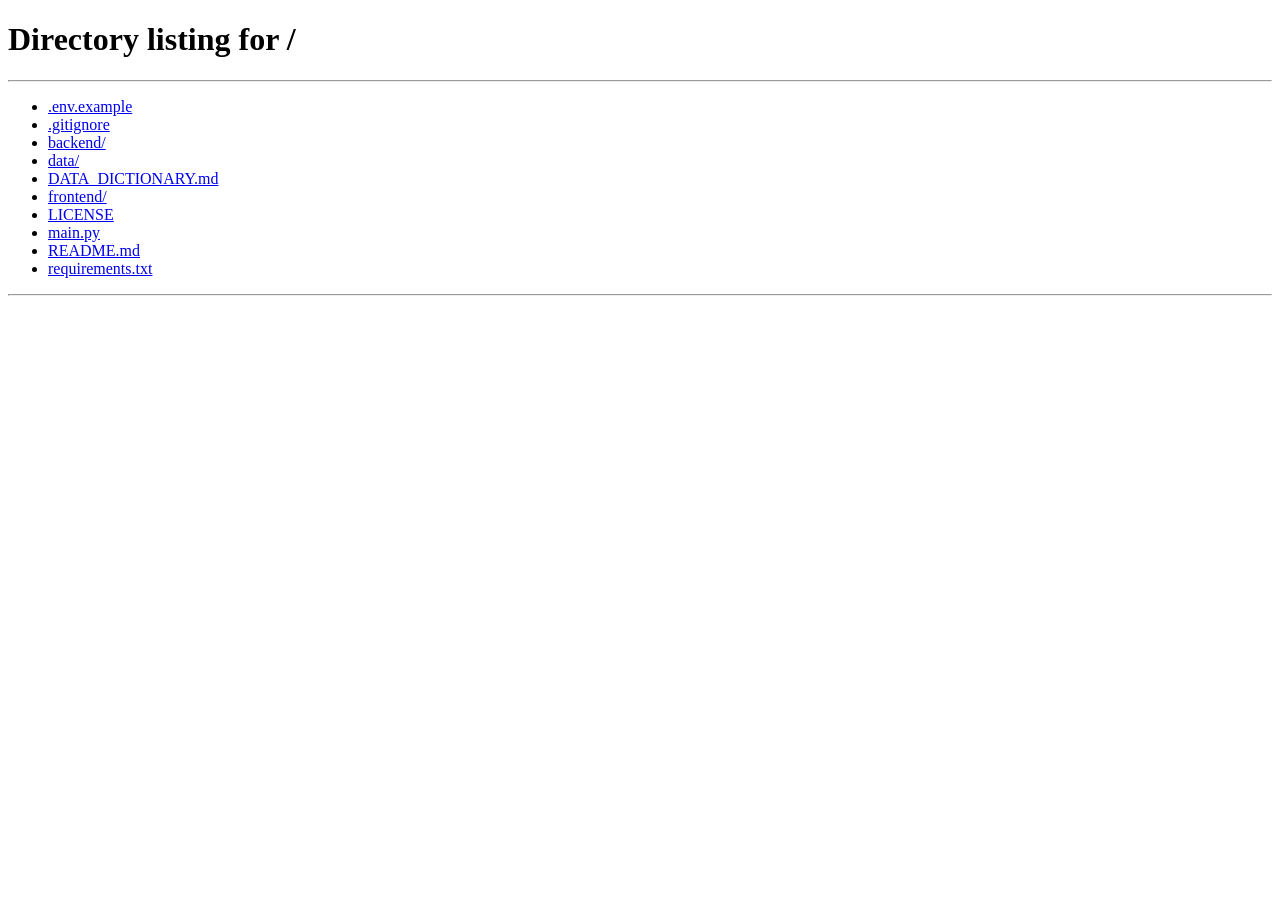
<file: frontend/index.html>
<!doctype html><html lang="en"><head><meta charset="utf-8"><meta name="viewport" content="width=device-width,initial-scale=1"><meta name="description" content="Discover, analyse and formulate with alternative protein ingredients."><title>NouriLab — Discover. Analyse. Formulate.</title><link rel="preconnect" href="https://fonts.googleapis.com"><link href="https://fonts.googleapis.com/css2?family=DM+Sans:wght@400;500;600;700&family=Manrope:wght@400;500;600;700;800&display=swap" rel="stylesheet"><link rel="stylesheet" href="assets/styles.css"></head><body class="app-loading">
<div class="brand-loader" id="brandLoader" aria-label="Loading NouriLab"><div class="loader-brand"><b>N</b><span>NouriLab</span></div><div class="loader-track" aria-hidden="true"><span></span></div></div>
<div class="growth-plant" id="growthPlant" aria-hidden="true">
<svg viewBox="0 0 640 900" role="presentation">
<defs>
<linearGradient id="leafGradient" x1="0" x2="1" y1="1" y2="0"><stop stop-color="#4f9a62"/><stop offset="1" stop-color="#d5f36b"/></linearGradient>
<linearGradient id="stemGradient" x1="0" x2="0" y1="1" y2="0"><stop stop-color="#8ecb62"/><stop offset="1" stop-color="#d5f36b"/></linearGradient>
<radialGradient id="plantGlow"><stop stop-color="#d5f36b" stop-opacity=".24"/><stop offset="1" stop-color="#d5f36b" stop-opacity="0"/></radialGradient>
</defs>
<circle class="plant-aura" cx="320" cy="450" r="360"/>
<path class="plant-stem" id="plantStem" d="M320 815 C240 740 424 666 326 576 C240 497 422 430 320 344 C238 274 391 202 318 35"/>
<g class="plant-roots" data-growth=".04"><path d="M320 803 C277 824 256 850 238 882"/><path d="M320 803 C354 839 386 851 414 879"/><path d="M314 811 C297 847 295 867 300 891"/><path d="M326 812 C344 839 352 867 350 891"/></g>
<g class="plant-leaf" data-growth=".12"><path class="plant-branch" d="M309 690 C268 668 241 634 214 600"/><path class="leaf-shape" d="M309 690 C251 679 204 643 174 585 C234 565 293 605 309 690Z"/><path class="leaf-vein" d="M309 690 C261 645 224 613 185 591"/></g>
<g class="plant-leaf" data-growth=".23"><path class="plant-branch" d="M359 638 C405 617 433 586 461 550"/><path class="leaf-shape" d="M359 638 C399 581 463 549 530 557 C518 626 455 664 359 638Z"/><path class="leaf-vein" d="M359 638 C418 600 466 572 519 562"/></g>
<g class="plant-leaf" data-growth=".35"><path class="plant-branch" d="M303 530 C263 507 232 474 207 438"/><path class="leaf-shape" d="M303 530 C241 520 193 480 166 420 C231 398 289 441 303 530Z"/><path class="leaf-vein" d="M303 530 C252 485 215 453 177 426"/></g>
<g class="plant-leaf" data-growth=".47"><path class="plant-branch" d="M366 466 C407 446 438 414 462 378"/><path class="leaf-shape" d="M366 466 C403 404 464 371 531 380 C522 449 460 491 366 466Z"/><path class="leaf-vein" d="M366 466 C422 426 469 397 520 385"/></g>
<g class="plant-leaf" data-growth=".60"><path class="plant-branch" d="M302 401 C263 379 235 348 213 312"/><path class="leaf-shape" d="M302 401 C241 393 195 353 171 296 C234 273 289 314 302 401Z"/><path class="leaf-vein" d="M302 401 C255 360 218 329 181 303"/></g>
<g class="plant-leaf" data-growth=".72"><path class="plant-branch" d="M350 300 C389 279 414 250 434 216"/><path class="leaf-shape" d="M350 300 C385 242 441 210 503 218 C494 281 438 320 350 300Z"/><path class="leaf-vein" d="M350 300 C401 262 444 236 492 223"/></g>
<g class="plant-leaf" data-growth=".84"><path class="plant-branch" d="M313 225 C279 205 256 179 239 148"/><path class="leaf-shape" d="M313 225 C263 218 226 185 207 139 C256 120 301 154 313 225Z"/><path class="leaf-vein" d="M313 225 C274 192 245 167 215 145"/></g>
<g class="plant-bloom" data-growth=".94"><path d="M318 74 C279 42 289 10 318 27 C337 -5 360 13 333 47 C368 36 376 64 327 81Z"/><circle cx="323" cy="65" r="10"/></g>
<g class="plant-seeds" data-growth=".08"><circle cx="286" cy="799" r="14"/><circle cx="320" cy="789" r="19"/><circle cx="356" cy="799" r="14"/><path d="M286 799l7-7m27-3 8-8m28 18 7-6"/></g>
<g class="plant-particles">
<circle data-growth=".18" cx="126" cy="530" r="7"/><circle data-growth=".39" cx="537" cy="455" r="5"/><circle data-growth=".56" cx="128" cy="320" r="5"/><circle data-growth=".76" cx="510" cy="260" r="7"/><circle data-growth=".89" cx="362" cy="130" r="5"/>
</g>
</svg>
</div>
    <header><a class="brand" href="#home">
<b>N</b><span>NouriLab<small>DISCOVER. ANALYSE. FORMULATE.</small></span></a><button id="menu">☰</button><nav id="nav"><a href="#discover">Discover</a><a href="prototype.html">Ingredient AI</a> <a href="rank.html">Explore</a><a href="#function">Functionality</a><a href="#blend">Blend Studio</a><a href="#learn">Learn</a><button id="signOut" class="sign-out" type="button">Sign out</button></nav><button id="themeToggle" class="theme-toggle home-theme-toggle" type="button" aria-label="Switch to dark mode" title="Switch to dark mode" aria-pressed="false">☾</button>

</header>
<main><section class="hero" id="home"><div><small class="eyebrow"> THE SCIENCE OF WHAT'S NEXT</small><h1>Better food<br>starts with <em>discovery.</em></h1><p>Explore the potential of alternative protein ingredients. Understand what makes them work. Shape the next generation of food.</p><a class="lime" href="#discover">Explore ingredients ↗</a><a class="under" href="#intelligence">Meet Ingredient Intelligence →</a><div class="proof">ROOTED IN FOOD SCIENCE · OPEN TO NEW POSSIBILITIES</div></div><div class="heroimage"></div></section>
<div class="ticker">PLANT PROTEINS . FOOD FUNCTIONALITY . INGREDIENT INNOVATION . AFRICAN CROPS . RESEARCH-LED DISCOVERY </div>
<section class="section intro"><small>01 — THE IDEA</small><div class="two"><h2>Not just what's<br>in the ingredient.<br><em>What can it do?</em></h2><div><h3>Protein content is only the beginning.</h3><p>The right ingredient can bring structure, stability, texture and possibility to a food product. NouriLab brings ingredient knowledge and food functionality into one place, helping you move from a promising raw material to a better informed product idea.</p></div></div></section>
<section class="section dark" id="discover"><small>02 — DISCOVER / EXPLORE THE BUILDING BLOCKS</small><div class="two"><h2>Meet your next<br><em>key ingredient.</em></h2><p>Start with a crop. Follow the science. Find new possibilities for food innovation, with particular attention to African and underutilised protein resources.</p></div><div class="cards"><article><div class="food f1" role="img" aria-label="Bambara groundnut accessions"></div><small>AFRICAN LEGUME</small><h3>Bambara groundnut</h3><i>Vigna subterranea</i><p>An underutilised crop with potential for protein-rich foods.</p></article><article><div class="food f2" role="img" aria-label="Black cowpea seeds"></div><small>AFRICAN LEGUME</small><h3>Cowpea</h3><i>Vigna unguiculata</i><p>A familiar pulse with opportunities beyond traditional foods.</p></article><article><div class="food f3" role="img" aria-label="Egusi melon seeds"></div><small>OILSEED</small><h3>Egusi seed</h3><i>Citrullus species</i><p>A West African ingredient worth investigating through functionality.</p></article></div></section>
<section class="section" id="intelligence"><small>03 — INGREDIENT INTELLIGENCE / APPLICATION SCREENING</small><div class="two"><div><h2>Find the right<br>fit for your <em>food.</em></h2><p>Choose an ingredient and target product. NouriLab organises what is known, highlights what matters and shows where more evidence is needed.</p><ul><li>Application specific discovery</li><li>Explainable screening</li><li>Visible data gaps</li></ul></div><div class="panel"><small> NOURILAB / SCREENING PREVIEW</small><label>CHOOSE INGREDIENT</label><select id="ing"><option value="bambara">Bambara groundnut</option><option value="cowpea">Cowpea</option><option value="soybean">Soybean</option><option value="egusi">Egusi melon seed</option><option value="sesame">Sesame</option></select><label>TARGET APPLICATION</label><select id="app"><option>Plant-based milk</option><option>Plant-based burger</option><option>Plant-based yoghurt</option><option>Plant-based sausage</option><option>Meat analogue</option></select><button class="primary wide" id="screen">Review ingredient fit ↗</button><div id="result" class="result"></div><p class="fine">Rule-based catalogue-tag screening only; validated functional measurements are not yet loaded.</p></div></div></section>
<section class="section pale" id="function"><small>04 — FUNCTIONALITY / UNDERSTAND HOW INGREDIENTS PERFORM</small><h2>Function is the<br><em>secret ingredient.</em></h2><div class="properties"><article><b>H₂O</b><h3>Water interactions</h3><p>Water absorption and holding capacity can influence moisture retention and structure.</p><small>WAC · WHC</small></article><article><b>◉</b><h3>Oil interactions</h3><p>Oil absorption and holding behaviour can contribute to flavour retention and mouthfeel.</p><small>OAC · OHC</small></article><article><b>≈</b><h3>Emulsification</h3><p>Understand how ingredients help form and stabilise oil-water mixtures.</p><small>CAPACITY · STABILITY</small></article><article><b>∿</b><h3>Solubility & texture</h3><p>Solubility, viscosity and gelation influence processing and eating experience.</p><small>SOLUBILITY · RHEOLOGY</small></article></div><div class="callout"><h3>Every number needs a story behind it.</h3><p>Measurements matter when sample form, method, conditions and source are known. NouriLab is designed to keep that context visible.</p></div></section>
<section class="section dark" id="blend"><small>05 — BLEND STUDIO / IDEAS ARE BETTER WHEN THEY MIX</small><div class="two"><div><h2>What could<br>you <em>create?</em></h2><p>Choose a main protein and target food. The AI suggests a partner ingredient and a starting trial ratio; adjust the mix and save your concept.</p></div><div class="panel"><small>BLEND STUDIO · EXPERIMENTAL AI SUGGESTION</small><label>MAIN PROTEIN INGREDIENT</label><select id="blend1"><option value="bambara">Bambara groundnut</option><option value="cowpea">Cowpea</option><option value="soybean">Soybean</option><option value="sesame">Sesame</option></select><label>MAIN PROTEIN PROPORTION</label><input id="range1" type="range" min="0" max="100" value="50"><strong id="v1">50%</strong><label>TARGET FOOD APPLICATION</label><select id="blendApp"><option>Plant-based milk</option><option>Plant-based burger</option><option>Plant-based yoghurt</option><option>Plant-based sausage</option><option>Meat analogue</option></select><button class="primary wide" id="recommendBlend">Suggest a blend ratio ↗</button><div id="blendRecommendation" class="result" role="status" aria-live="polite">AI suggestions are experimental hypotheses. Choose an ingredient and application to begin.</div><label>BLEND PARTNER</label><select id="blend2"><option value="cowpea">Cowpea</option><option value="bambara">Bambara groundnut</option><option value="soybean">Soybean</option><option value="sesame">Sesame</option></select><label>BLEND PARTNER PROPORTION</label><input id="range2" type="range" min="0" max="100" value="50"><strong id="v2">50%</strong><hr><p>TOTAL <strong id="total">100%</strong></p><button class="primary wide" id="saveBlend">Save blend concept ↗</button><p class="fine" id="blendNote">Blend concepts are saved to your NouriLab account.</p></div></div></section>
<section class="section" id="library"><small>06 — INGREDIENT INDEX</small><div class="two"><h2>Curiosity has<br><em>a home.</em></h2><input id="search" placeholder="Search ingredients..."></div><div class="library" id="library"></div></section>
<section class="section pale" id="learn"><small>07 — LEARN / RESEARCH</small><div class="two"><h2>Good questions<br>make <em>good science.</em></h2><p>Build your understanding of plant proteins, functional properties and the science behind food product development.</p></div><div class="cards learn"><article><small>01 / FOUNDATIONS</small><h3>What are alternative proteins?</h3><p>Explore ingredients and technologies reshaping the protein landscape.</p></article><article><small>02 / FUNCTIONALITY</small><h3>Why does solubility matter?</h3><p>See how a property can influence performance in different food systems.</p></article><article><small>03 / RESEARCH</small><h3>Reading ingredient data critically</h3><p>Understand methods, sample differences and evidence quality.</p></article></div></section>
<section class="closing"><small>THE NEXT FOOD IDEA COULD START HERE</small><h2>Stay curious.<br><em>Make something matter.</em></h2><a class="lime" href="#discover">Start exploring ↗</a></section></main>
<footer><div class="brand"><b>N</b><span>NouriLab<small>DISCOVER. ANALYSE. FORMULATE.</small></span></div><p>Exploring the science and possibilities of alternative protein ingredients.</p><div><a href="#discover">Discover</a><a href="#intelligence">Ingredient AI</a><a href="#function">Functionality</a><a href="#blend">Blend Studio</a><a href="#learn">Learn</a></div><small>© <span id="year"></span> NouriLab · Built around curiosity. Grounded in food science.</small></footer>
<div id="toast"></div>
<script src="assets/theme.js"></script><script src="assets/app.js"></script></body></html>
</file>
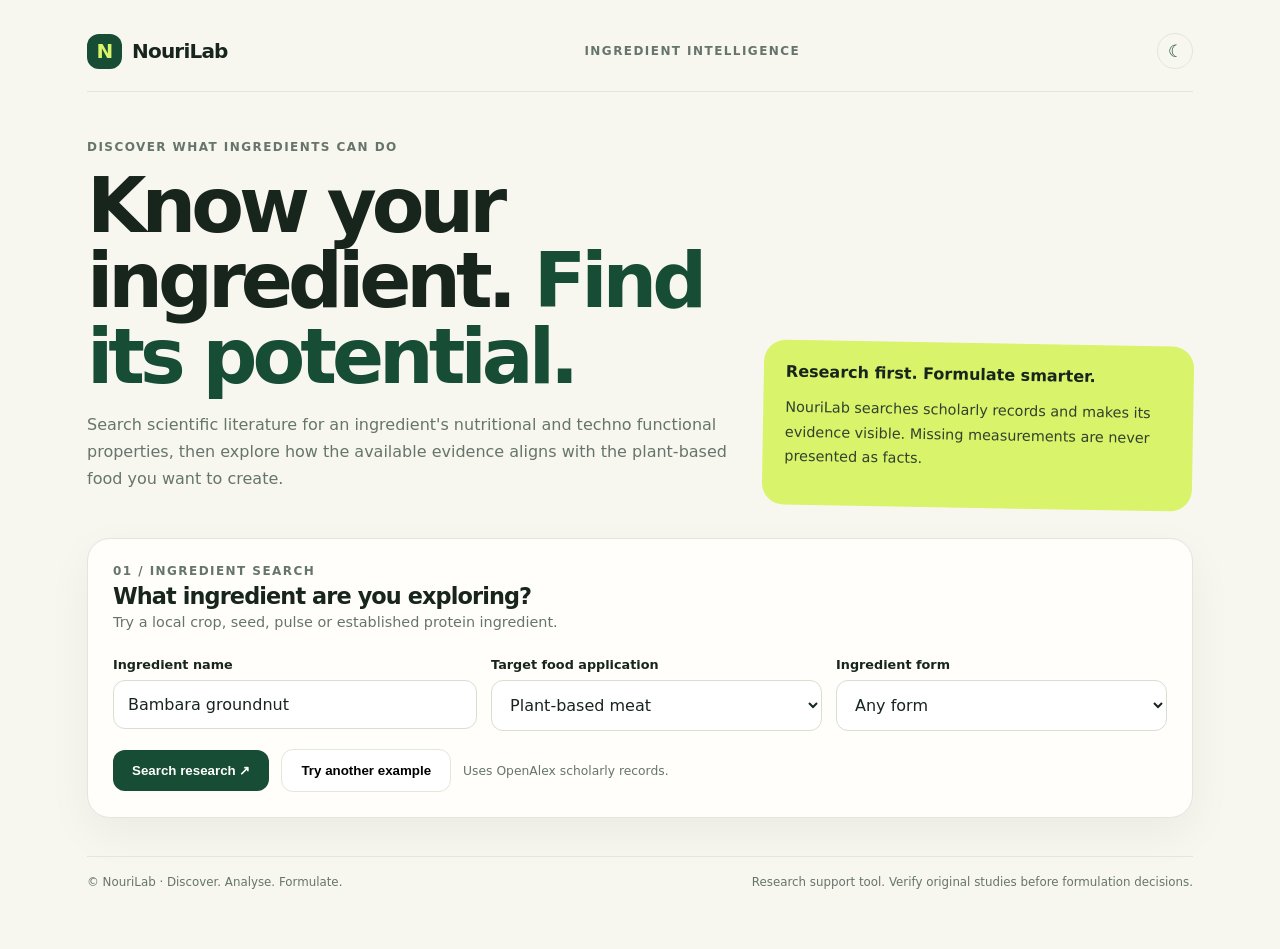
<file: frontend/prototype.html>
<!doctype html>
<html lang="en">
<head>
<meta charset="utf-8"><meta name="viewport" content="width=device-width,initial-scale=1">
<title>NouriLab | Ingredient Intelligence</title>
<link rel="stylesheet" href="assets/theme.css">
<style>
:root{--ink:#17251d;--muted:#66756b;--paper:#f7f6ef;--card:#fffefa;--green:#174c35;--lime:#d9f36a;--line:#e3e6da;--orange:#f28b55;--soft:#edf2e8}
*{box-sizing:border-box}body{margin:0;background:var(--paper);color:var(--ink);font-family:Inter,system-ui,-apple-system,"Segoe UI",sans-serif}.shell{max-width:1150px;margin:auto;padding:25px 22px 60px}nav{display:flex;justify-content:space-between;align-items:center;border-bottom:1px solid var(--line);padding:8px 0 22px}.brand{font-size:1.25rem;font-weight:850;letter-spacing:-.04em;display:flex;gap:10px;align-items:center}.mark{background:var(--green);color:var(--lime);width:35px;height:35px;border-radius:12px;display:grid;place-items:center}.navtag,.eyebrow,.step{font-size:.75rem;letter-spacing:.12em;text-transform:uppercase;font-weight:800;color:var(--muted)}.hero{padding:48px 0 30px;display:grid;grid-template-columns:1.2fr .8fr;gap:30px;align-items:end}h1{font-size:clamp(2.5rem,6vw,4.8rem);line-height:.98;letter-spacing:-.065em;margin:14px 0 17px}h1 span{color:var(--green)}.hero p{color:var(--muted);line-height:1.7;max-width:650px}.note{background:var(--lime);border-radius:22px;padding:22px;transform:rotate(1deg)}.note p{color:#31412d;font-size:.9rem}.panel{background:var(--card);border:1px solid var(--line);border-radius:23px;padding:25px;box-shadow:0 16px 45px #1830220d}.head{display:flex;justify-content:space-between;gap:15px;margin-bottom:22px}.head h2{margin:5px 0;font-size:1.4rem;letter-spacing:-.04em}.head p{margin:5px 0;color:var(--muted);font-size:.9rem}.pill{display:inline-block;background:#eef2e8;color:#35523e;border-radius:30px;padding:7px 11px;font-size:.73rem;font-weight:800}.grid{display:grid;grid-template-columns:1.1fr 1fr 1fr;gap:14px}.field label{display:block;font-size:.8rem;font-weight:750;margin-bottom:8px}.field input,.field select{width:100%;padding:14px;border:1px solid #d8ded2;border-radius:12px;background:white;color:var(--ink);font:inherit}.field input:focus,.field select:focus{outline:2px solid #b9d77c}.actions{display:flex;align-items:center;gap:12px;flex-wrap:wrap;margin-top:18px}.primary,.secondary{border:0;border-radius:12px;padding:13px 19px;font-weight:800}.primary{background:var(--green);color:white}.primary:disabled{opacity:.6}.secondary{background:white;border:1px solid var(--line)}.small{font-size:.77rem;color:var(--muted);line-height:1.5}.status{display:none;margin-top:16px;padding:12px 14px;border-radius:11px;background:var(--soft);color:#35523e;font-size:.85rem}.status.show{display:block}.status.error{background:#fff0e9;color:#8b3b1c}.results{display:none;margin-top:28px}.results.show{display:block}.resultsTop{display:flex;justify-content:space-between;align-items:end;margin:28px 0 14px;gap:15px}.resultsTop h2{margin:5px 0;font-size:1.8rem;letter-spacing:-.05em}.cols{display:grid;grid-template-columns:1fr 1fr;gap:15px}.card{background:var(--card);border:1px solid var(--line);border-radius:19px;padding:20px}.card h3{margin:0 0 14px;font-size:1.05rem}.property{display:flex;justify-content:space-between;gap:10px;padding:11px 0;border-bottom:1px solid var(--line)}.property:last-child{border:0}.property strong{font-size:.86rem}.property span{font-size:.75rem;color:var(--muted);text-align:right}.assessment{background:#f0f4e9;border-radius:15px;padding:16px}.assessment p{font-size:.86rem;line-height:1.6;color:#47594a}.warning{border-left:3px solid var(--orange);padding:10px 12px;background:#fff6ef;border-radius:0 9px 9px 0;color:#70452f;font-size:.78rem;line-height:1.55;margin-top:13px}.papers{display:grid;gap:11px}.paper{background:var(--card);border:1px solid var(--line);border-radius:14px;padding:15px}.paper h4{font-size:.9rem;line-height:1.4;margin:0 0 7px}.paper p{font-size:.78rem;color:var(--muted);line-height:1.55;margin:5px 0}.paper a{display:inline-block;margin-top:8px;color:var(--green);font-size:.78rem;font-weight:800;text-decoration:none}.empty{border:1px dashed #cbd4c7;border-radius:13px;padding:20px;text-align:center;color:var(--muted);font-size:.85rem}footer{display:flex;justify-content:space-between;gap:15px;border-top:1px solid var(--line);margin-top:38px;padding-top:18px;color:var(--muted);font-size:.74rem}
@media(max-width:760px){.shell{padding:15px}.hero,.grid,.cols{grid-template-columns:1fr}.hero{padding-top:35px}.note{transform:none}.panel{padding:18px}.resultsTop{align-items:flex-start;flex-direction:column}footer{flex-direction:column}}
</style></head>
<body class="prototype-page"><div class="shell">
<nav><div class="brand"><div class="mark">N</div>NouriLab</div><div class="navtag">Ingredient intelligence</div><button id="themeToggle" class="theme-toggle" type="button" aria-label="Switch to dark mode" title="Switch to dark mode" aria-pressed="false">☾</button></nav>
<header class="hero"><div><div class="eyebrow">Discover what ingredients can do</div><h1>Know your ingredient. <span>Find its potential.</span></h1><p>Search scientific literature for an ingredient's nutritional and techno functional properties, then explore how the available evidence aligns with the plant-based food you want to create.</p></div><aside class="note"><strong>Research first. Formulate smarter.</strong><p>NouriLab searches scholarly records and makes its evidence visible. Missing measurements are never presented as facts.</p></aside></header>
<section class="panel"><div class="head"><div><div class="step">01 / Ingredient search</div><h2>What ingredient are you exploring?</h2><p>Try a local crop, seed, pulse or established protein ingredient.</p></div></div>
<div class="grid">
<div class="field"><label for="ingredient">Ingredient name</label><input id="ingredient" value="Bambara groundnut" placeholder="e.g. African yam bean"></div>
<div class="field"><label for="application">Target food application</label><select id="application"><option>Plant-based meat</option><option>Plant-based milk</option><option>Plant-based yoghurt</option><option>Plant-based cheese</option><option>Protein beverage</option><option>Bakery product</option><option>Any application</option></select></div>
<div class="field"><label for="form">Ingredient form</label><select id="form"><option>Any form</option><option>Whole seed or grain</option><option>Flour</option><option>Defatted flour</option><option>Protein concentrate</option><option>Protein isolate</option></select></div></div>
<div class="actions"><button class="primary" id="searchBtn" onclick="searchIngredient()">Search research ↗</button><button class="secondary" onclick="loadExample()">Try another example</button><span class="small">Uses OpenAlex scholarly records.</span></div><div id="status" class="status" role="status" aria-live="polite"></div></section>
<section id="results" class="results"><div class="resultsTop"><div><div class="step">02 / Research findings</div><h2 id="resultTitle">Ingredient report</h2><div id="resultMeta" class="small"></div></div><span id="paperCount" class="pill"></span></div>
<div class="cols"><div class="card"><h3>Functional property evidence</h3><div id="properties"></div><div class="warning">A property is listed when mentioned in retrieved scholarly titles or abstracts. This is a literature signal, not proof of a measured value. Verify original methods, units and results.</div></div><div class="card"><h3>Application suitability review</h3><div id="assessment" class="assessment"></div><h3 style="margin-top:18px">Nutrition and ingredient context</h3><p class="small">Exact protein, fat and amino acid values require a verified composition source. They are not invented from paper search results.</p></div></div>
<div class="resultsTop"><div><div class="step">03 / Traceable sources</div><h2>Research records</h2></div></div><div id="papers" class="papers"></div></section>
<footer><span>© NouriLab · Discover. Analyse. Formulate.</span><span>Research support tool. Verify original studies before formulation decisions.</span></footer></div>
<script src="assets/theme.js"></script>
<script>
/*
 NOURILAB INGREDIENT INTELLIGENCE
 Editable single-file front-end.
 Data source: OpenAlex Works API: https://api.openalex.org/works
 Searches metadata and abstracts only. It does not extract full-paper tables
 or claim abstract mentions are verified numerical measurements.
*/
const PROPERTY_TERMS={
 "Water-holding / water-absorption capacity":["water holding","water-holding","water absorption","water-absorption","wac","whc"],
 "Oil-holding / oil-absorption capacity":["oil holding","oil-holding","oil absorption","oil-absorption","oac","ohc"],
 "Protein solubility":["solubility","soluble protein","protein solubility"],
 "Emulsifying properties":["emulsif","emulsion activity","emulsion stability"],
 "Foaming properties":["foaming","foam capacity","foam stability"],
 "Gelation / gel strength":["gelation","gel strength","gelling","gel-forming"],
 "Viscosity / rheology":["viscosity","rheological","rheology"],
 "Protein composition":["protein content","crude protein","protein composition","amino acid"]
};
const NEEDS={
 "Plant-based meat":["Water-holding / water-absorption capacity","Emulsifying properties","Gelation / gel strength","Viscosity / rheology"],
 "Plant-based milk":["Protein solubility","Emulsifying properties","Viscosity / rheology"],
 "Plant-based yoghurt":["Protein solubility","Gelation / gel strength","Viscosity / rheology","Water-holding / water-absorption capacity"],
 "Plant-based cheese":["Emulsifying properties","Gelation / gel strength","Water-holding / water-absorption capacity","Protein solubility"],
 "Protein beverage":["Protein solubility","Viscosity / rheology","Emulsifying properties"],
 "Bakery product":["Water-holding / water-absorption capacity","Foaming properties","Gelation / gel strength","Viscosity / rheology"],
 "Any application":Object.keys(PROPERTY_TERMS)
};
const $=id=>document.getElementById(id);
function status(message,error=false){$("status").textContent=message;$("status").className="status show"+(error?" error":"");}
function normalize(work){
 const abstract=work.abstract_inverted_index?Object.entries(work.abstract_inverted_index).flatMap(([word,pos])=>pos.map(i=>[i,word])).sort((a,b)=>a[0]-b[0]).map(x=>x[1]).join(" "):"";
 return {title:work.title||"Untitled research record",year:work.publication_year||"Year not listed",url:work.doi||work.primary_location?.landing_page_url||work.id||"",abstract,authors:(work.authorships||[]).slice(0,3).map(a=>a.author?.display_name).filter(Boolean).join(", ")};
}
async function fetchResearch(query){
 const url=new URL("https://api.openalex.org/works");url.searchParams.set("search",query);url.searchParams.set("per-page","25");url.searchParams.set("sort","relevance_score:desc");url.searchParams.set("select","id,title,publication_year,doi,primary_location,authorships,abstract_inverted_index");
 const response=await fetch(url);if(!response.ok)throw new Error("Scholarly search service returned status "+response.status+". Try again shortly.");const data=await response.json();return(data.results||[]).map(normalize);
}
function mentions(records){
 const all=records.map(r=>(r.title+" "+r.abstract).toLowerCase()).join(" ");
 return Object.entries(PROPERTY_TERMS).map(([name,terms])=>({name,records:records.filter(r=>terms.some(t=>(r.title+" "+r.abstract).toLowerCase().includes(t))).length}));
}
function escapeHTML(s){return String(s).replace(/[&<>"']/g,c=>({"&":"&amp;","<":"&lt;",">":"&gt;",'"':"&quot;","'":"&#39;"}[c]));}
function assess(app,props){
 const needs=NEEDS[app],found=props.filter(p=>needs.includes(p.name)&&p.records>0),missing=needs.filter(n=>!found.some(p=>p.name===n));
 let level=found.length>=Math.max(2,Math.ceil(needs.length*.65))?"Promising literature signals":found.length?"Some relevant evidence":"Insufficient evidence";
 return `<span class="pill">${level}</span><p>${found.length?"Retrieved records mention "+found.map(p=>p.name.toLowerCase()).join(", ")+". These topics are relevant to "+app.toLowerCase()+".":"The retrieved records do not provide enough searchable evidence for the main functional requirements of "+app.toLowerCase()+"."}</p><p><strong>Evidence gaps:</strong> ${missing.length?missing.join(", "):"No major topic gaps detected in this search. Verify actual values and methods."}</p><p><strong>Interpretation:</strong> This is an early literature screen, not a validated performance prediction or a guarantee of finished-product performance.</p>`;
}
function render(ingredient,app,form,records){
 const props=mentions(records),relevant=props.filter(p=>p.records);
 $("resultTitle").textContent=ingredient+" research snapshot";$("resultMeta").textContent="Target: "+app+" · Form selected: "+form+" · Source: OpenAlex";$("paperCount").textContent=records.length+" scholarly records";
 $("properties").innerHTML=relevant.length?relevant.map(p=>`<div class="property"><strong>${escapeHTML(p.name)}</strong><span>Mentioned in ${p.records} record(s)</span></div>`).join(""):'<div class="empty">No functional-property topics detected. Try a scientific name or broader search phrase.</div>';
 $("assessment").innerHTML=assess(app,props);
 $("papers").innerHTML=records.length?records.map(r=>`<article class="paper"><h4>${escapeHTML(r.title)}</h4><p>${escapeHTML(String(r.year))}${r.authors?" · "+escapeHTML(r.authors):""}</p><p>${escapeHTML(r.abstract.slice(0,500)+(r.abstract.length>500?"…":"")||"No abstract available in indexed record.")}</p><a href="${escapeHTML(r.url)}" target="_blank" rel="noopener noreferrer">Open source record ↗</a></article>`).join(""):'<div class="empty">No records found. Try another ingredient name or spelling.</div>';
 $("results").classList.add("show");
}
async function searchIngredient(){
 const ingredient=$("ingredient").value.trim(),app=$("application").value,form=$("form").value;if(!ingredient){status("Enter an ingredient name first.",true);return;}
 const btn=$("searchBtn");btn.disabled=true;btn.textContent="Searching scholarly records…";status("Searching OpenAlex for "+ingredient+". Please wait.");
 try{let records=await fetchResearch(`"${ingredient}" plant protein functional properties`);if(records.length<5)records=await fetchResearch(`${ingredient} functional properties protein flour`);render(ingredient,app,form,records);status("Search complete. Open and verify original studies before treating properties as confirmed.");}
 catch(e){status(e.message+" Check your connection or try later.",true);}finally{btn.disabled=false;btn.textContent="Search research ↗";}
}
function loadExample(){const choices=["African yam bean","Bambara groundnut","Cowpea","Melon seed","Moringa seed","Soybean","Sesame"],current=$("ingredient").value;const i=choices.indexOf(current);$("ingredient").value=choices[(i+1+choices.length)%choices.length];}
$("ingredient").addEventListener("keydown",e=>{if(e.key==="Enter")searchIngredient();});
</script></body></html>
</file>
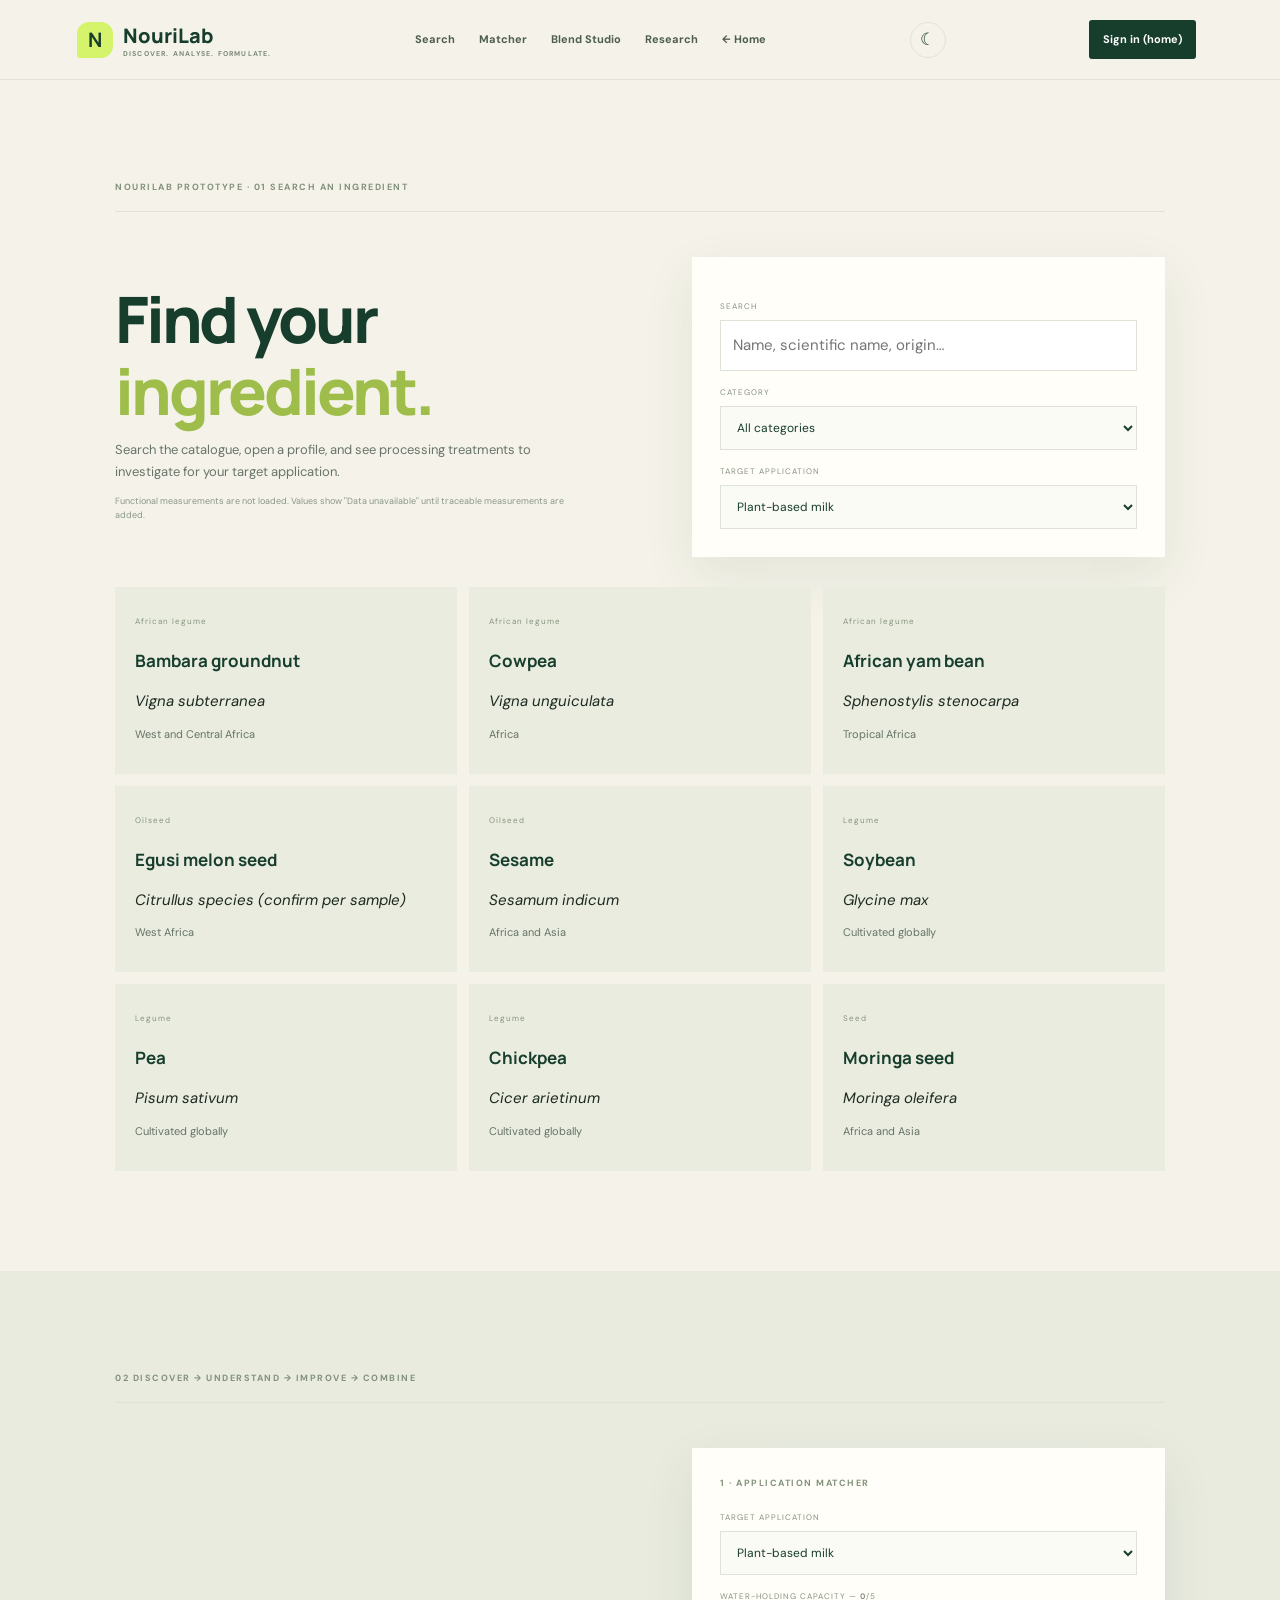
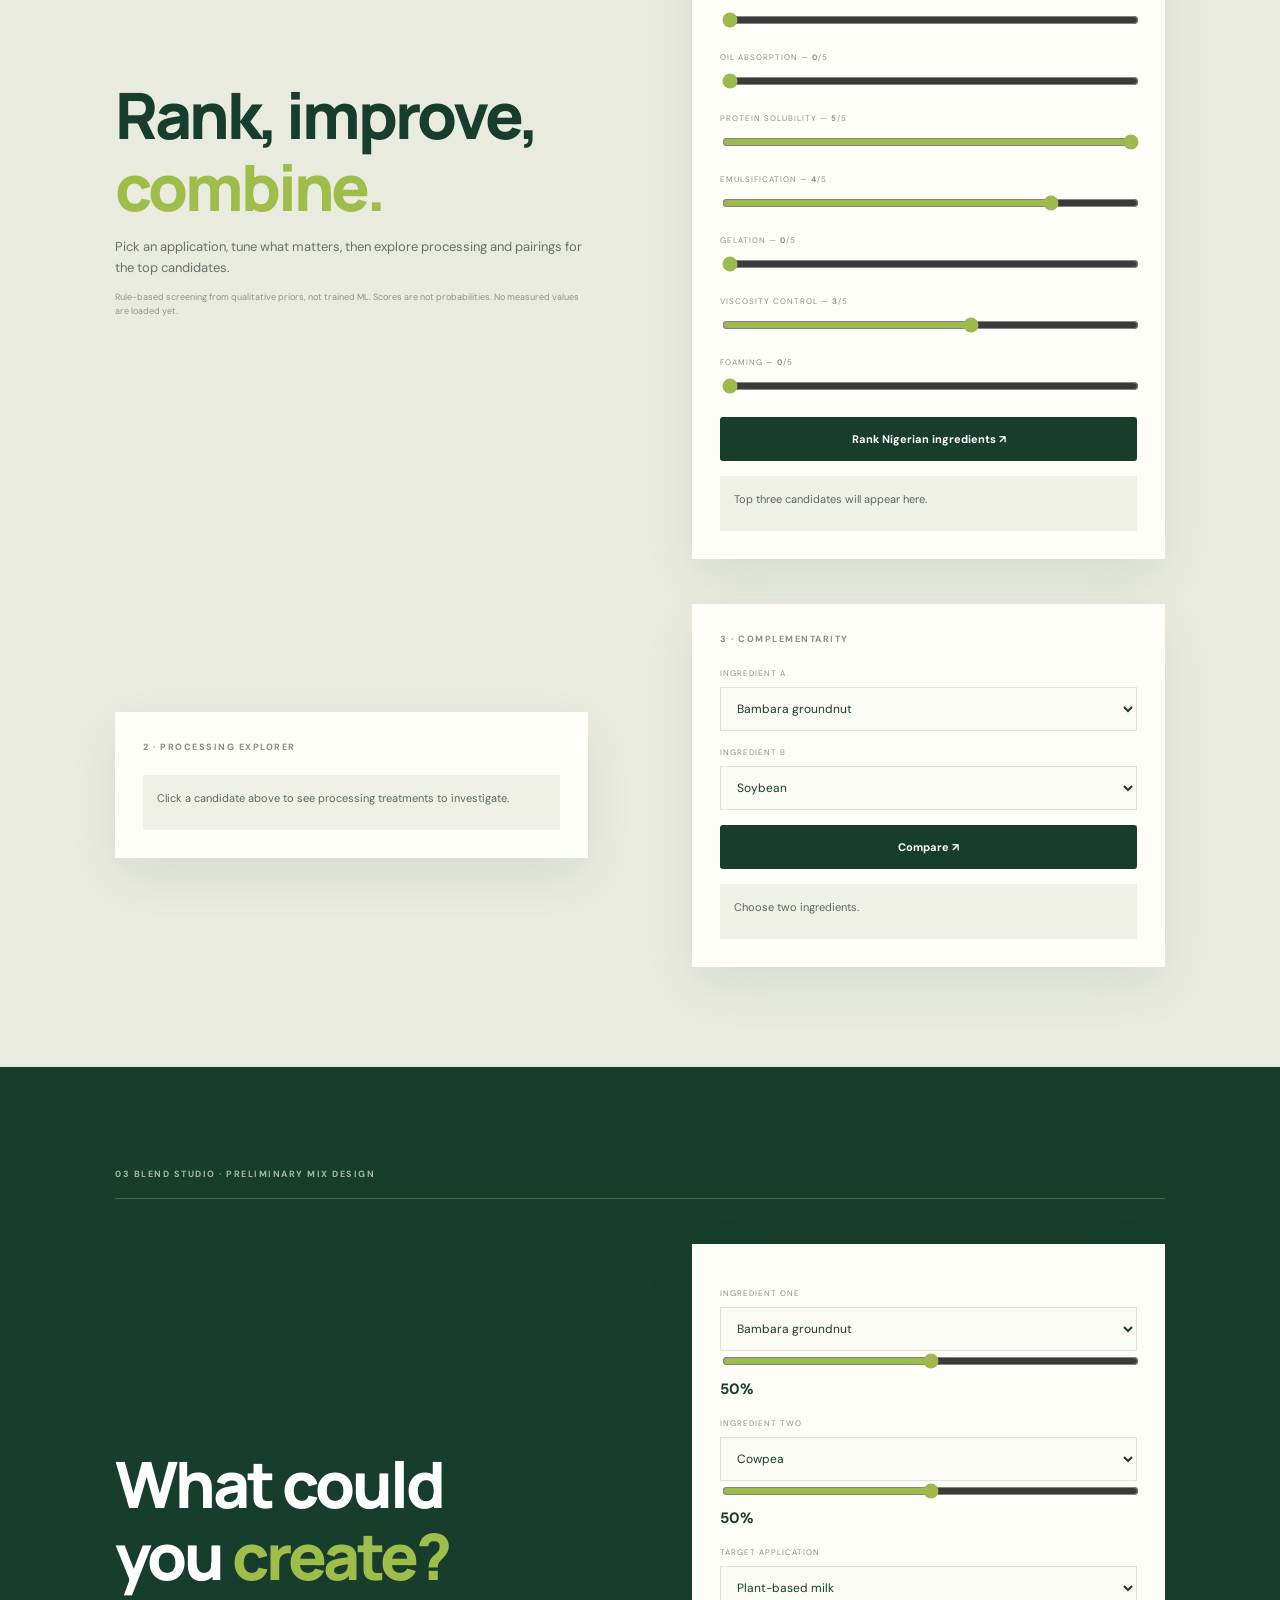
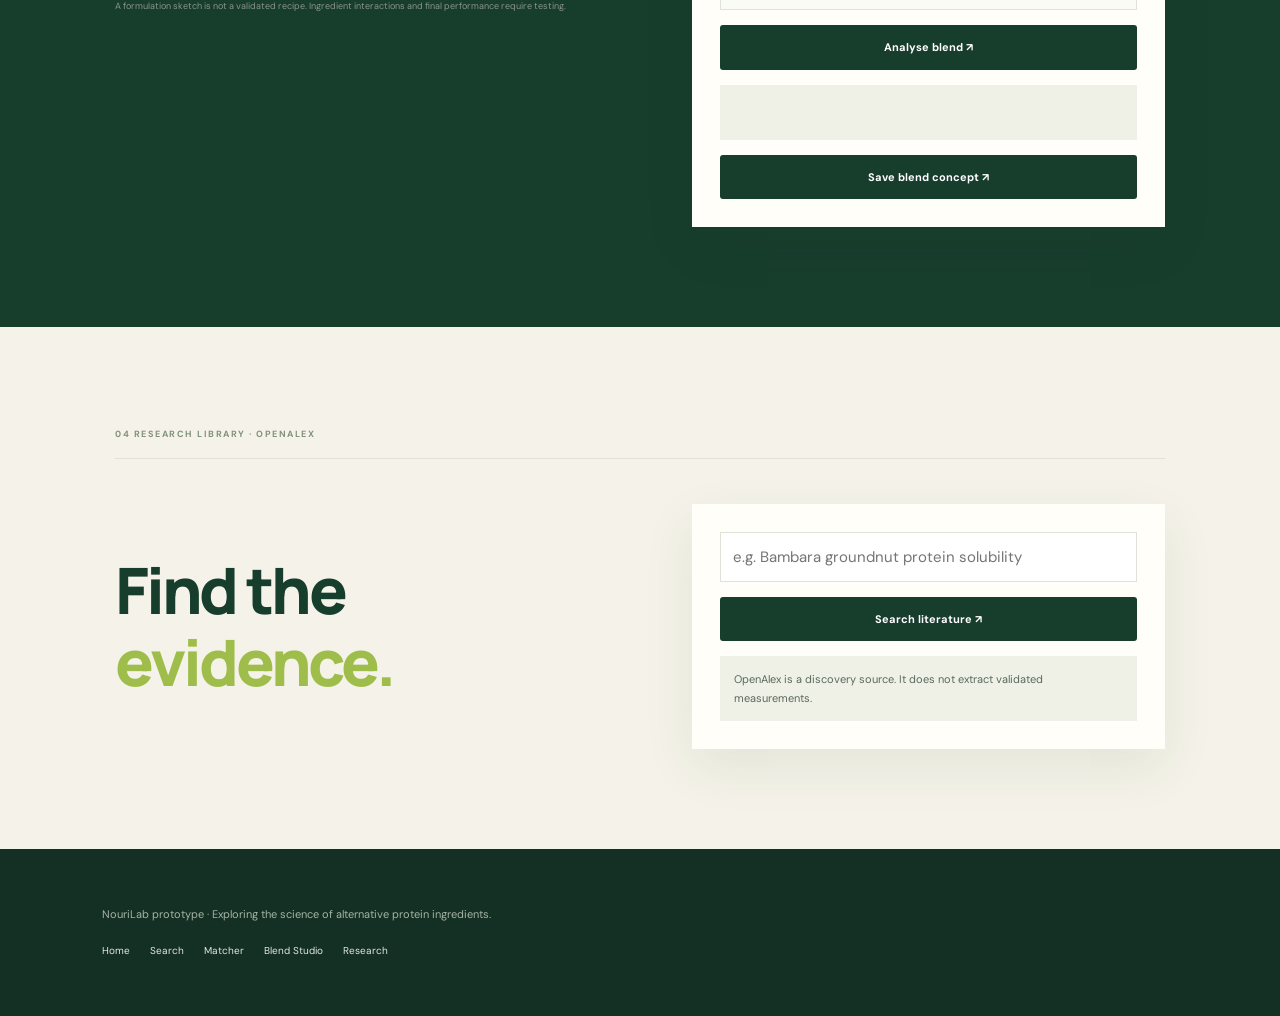
<file: frontend/rank.html>
<!doctype html><html lang="en"><head><meta charset="utf-8"><meta name="viewport" content="width=device-width,initial-scale=1"><title>NouriLab Prototype — Ingredient Intelligence</title><link href="https://fonts.googleapis.com/css2?family=DM+Sans:wght@400;500;600;700&family=Manrope:wght@400;500;600;700;800&display=swap" rel="stylesheet"><link rel="stylesheet" href="assets/styles.css"></head><body>
<header><a class="brand" href="index.html"><b>N</b><span>NouriLab<small>DISCOVER. ANALYSE. FORMULATE.</small></span></a><button id="menu">☰</button><nav id="nav"><a href="#search">Search</a><a href="#workflow">Matcher</a><a href="#blend">Blend Studio</a><a href="#research">Research</a><a href="index.html">← Home</a></nav><button id="themeToggle" class="theme-toggle" type="button" aria-label="Switch to dark mode" title="Switch to dark mode" aria-pressed="false">☾</button><div class="auth"><a class="primary" href="index.html#home" style="padding:10px 14px">Sign in (home)</a></div></header>
<main>
    
<section class="section" id="search"><small>NOURILAB PROTOTYPE · 01  SEARCH AN INGREDIENT</small><div class="two"><div><h2>Find your<br><em>ingredient.</em></h2><p>Search the catalogue, open a profile, and see processing treatments to investigate for your target application.</p><p class="fine">Functional measurements are not loaded. Values show "Data unavailable" until traceable measurements are added.</p></div><div class="panel"><label>SEARCH</label><input id="sq" placeholder="Name, scientific name, origin…" style="width:100%;padding:12px;border:1px solid var(--line)"><label>CATEGORY</label><select id="sCat"><option value="">All categories</option><option>African legume</option><option>Legume</option><option>Oilseed</option><option>Seed</option></select><label>TARGET APPLICATION</label><select id="sApp"></select></div></div><div class="library" id="libOut" style="margin-top:30px">Loading…</div><div class="panel" id="profile" hidden style="margin-top:20px"></div></section>
<section class="section pale" id="workflow"><small>02  DISCOVER → UNDERSTAND → IMPROVE → COMBINE</small><div class="two"><div><h2>Rank, improve,<br><em>combine.</em></h2><p>Pick an application, tune what matters, then explore processing and pairings for the top candidates.</p><p class="fine">Rule-based screening from qualitative priors, not trained ML. Scores are not probabilities. No measured values are loaded yet.</p></div><div class="panel"><small>1 · APPLICATION MATCHER</small><label>TARGET APPLICATION</label><select id="mApp"></select><div id="sliders"></div><button class="primary wide" id="rankBtn">Rank Nigerian ingredients ↗</button><div id="rankOut" class="result">Top three candidates will appear here.</div></div></div><div class="two"><div class="panel"><small>2 · PROCESSING EXPLORER</small><div id="procOut" class="result">Click a candidate above to see processing treatments to investigate.</div></div><div class="panel"><small>3 · COMPLEMENTARITY</small><label>INGREDIENT A</label><select id="cA"></select><label>INGREDIENT B</label><select id="cB"></select><button class="primary wide" id="cBtn">Compare ↗</button><div id="cOut" class="result">Choose two ingredients.</div></div></div></section>
<section class="section dark" id="blend"><small>03  BLEND STUDIO · PRELIMINARY MIX DESIGN</small><div class="two"><div><h2>What could<br>you <em>create?</em></h2><p class="fine">A formulation sketch is not a validated recipe. Ingredient interactions and final performance require testing.</p></div><div class="panel"><label>INGREDIENT ONE</label><select id="blend1"></select><input id="range1" type="range" min="0" max="100" value="50"><strong id="v1">50%</strong><label>INGREDIENT TWO</label><select id="blend2"></select><input id="range2" type="range" min="0" max="100" value="50"><strong id="v2">50%</strong><label>TARGET APPLICATION</label><select id="bApp"></select><button class="primary wide" id="analyseBlend">Analyse blend ↗</button><div id="bOut" class="result"></div><button class="primary wide" id="saveBlend">Save blend concept ↗</button></div></div></section>
<section class="section" id="research"><small>04  RESEARCH LIBRARY · OPENALEX</small><div class="two"><h2>Find the<br><em>evidence.</em></h2><div class="panel"><input id="rq" placeholder="e.g. Bambara groundnut protein solubility" style="width:100%;padding:12px;border:1px solid var(--line)"><button class="primary wide" id="rBtn">Search literature ↗</button><div id="rOut" class="result">OpenAlex is a discovery source. It does not extract validated measurements.</div></div></div></section>
</main><footer><p>NouriLab prototype · Exploring the science of alternative protein ingredients.</p><div><a href="index.html">Home</a><a href="#search">Search</a><a href="#workflow">Matcher</a><a href="#blend">Blend Studio</a><a href="#research">Research</a></div></footer><div id="toast"></div>
<script src="assets/theme.js"></script><script src="assets/rank.js"></script></body></html>
</file>
<file: frontend/assets/styles.css>
:root{--cream:#f5f3e9;--paper:#fffef8;--green:#173d2d;--lime:#d5f36b;--muted:#68746b;--line:#dfe2d6;--display:Manrope,sans-serif;--body:"DM Sans",sans-serif}*{box-sizing:border-box}html{scroll-behavior:smooth;scroll-padding-top:90px}body{margin:0;background:var(--cream);color:#1d2a22;font:15px/1.65 var(--body)}a{color:inherit;text-decoration:none}button,input,select{font:inherit}button{cursor:pointer}header{height:80px;padding:0 6vw;display:flex;align-items:center;justify-content:space-between;position:sticky;top:0;background:#f5f3e9ee;backdrop-filter:blur(12px);z-index:10;border-bottom:1px solid var(--line)}.brand{display:flex;gap:10px;align-items:center;color:var(--green);font:800 20px var(--display)}.brand b{background:var(--lime);border-radius:12px 12px 12px 3px;width:36px;height:36px;display:grid;place-items:center}.brand small{display:block;font:700 7px var(--body);letter-spacing:1.2px;color:#7a897a}nav{display:flex;gap:24px;font-size:11px;font-weight:700;color:#4e5d51}nav a:hover,footer a:hover{color:#8ba943}.auth{display:flex;gap:9px}.auth button,#menu{border:0;background:transparent;color:var(--green);font-size:11px;font-weight:700;padding:10px}.primary{background:var(--green)!important;color:white!important;border:0;padding:13px 18px;font-weight:700;font-size:11px;border-radius:3px}.wide{width:100%;margin-top:15px}#menu{display:none}.hero{min-height:620px;padding:85px 8vw 55px;display:grid;grid-template-columns:1fr 1fr;gap:6%;align-items:center}.eyebrow,.section>small,.panel>small,footer>small{font-size:9px;letter-spacing:1.5px;font-weight:700;color:#82917c}.hero h1{font:800 clamp(54px,6.5vw,86px)/1.05 var(--display);letter-spacing:-5px;color:var(--green);margin:25px 0}.hero h1 em,h2 em{font-style:normal;color:#9ebd4b}.hero p{max-width:430px;color:var(--muted);line-height:1.8}.lime{display:inline-block;background:var(--lime);color:var(--green);font-size:11px;font-weight:800;padding:14px 18px;margin:20px 18px 0 0}.under{font-size:11px;font-weight:700;color:var(--green)}.proof{margin-top:65px;font-size:8px;letter-spacing:1.5px;color:#849083}.heroimage{height:450px;border-radius:48% 48% 3px 3px;background:url("https://images.unsplash.com/photo-1512621776951-a57141f2eefd?auto=format&fit=crop&w=1200&q=85") center/cover;position:relative}.float{position:absolute;right:-25px;top:70px;background:var(--lime);padding:18px;font-size:8px;letter-spacing:1px}.float strong{display:block;font:700 16px var(--display);letter-spacing:0;margin-top:7px}.ticker{background:var(--lime);color:var(--green);padding:14px;text-align:center;font:800 10px var(--display);letter-spacing:2px;word-spacing:8px}.section{padding:100px 9vw}.section>small{display:block;border-bottom:1px solid var(--line);padding-bottom:16px}.two{display:grid;grid-template-columns:1fr 1fr;gap:10%;align-items:center;padding-top:45px}.two h2,.section h2,.closing h2{font:800 clamp(42px,5vw,64px)/1.12 var(--display);letter-spacing:-3px;color:var(--green);margin:0}.two p{font-size:13px;color:var(--muted)}.two h3{font:700 20px var(--display);color:var(--green)}.dark{background:var(--green);color:white}.dark>small{color:#a6b9a5;border-color:#496453}.dark h2{color:white}.dark .two p{color:#bdcbbd}.cards{display:grid;grid-template-columns:repeat(3,1fr);gap:17px;margin-top:45px}.cards article{background:#f8f7ed;color:var(--green);padding:22px}.food{height:190px;margin:-22px -22px 20px;background-size:cover;background-position:center}.f1{background-image:url("https://images.unsplash.com/photo-1515543904379-3d757afe72e4?auto=format&fit=crop&w=800&q=80")}.f2{background-image:url("https://images.unsplash.com/photo-1515543904379-3d757afe72e4?auto=format&fit=crop&w=800&q=80")}.f3{background-image:url("https://images.unsplash.com/photo-1505576633757-0ac1084af824?auto=format&fit=crop&w=800&q=80")}.cards small,.cards article>small{font-size:8px;letter-spacing:1.2px;color:#84927d}.cards h3{font:700 20px var(--display);margin:9px 0 0}.cards i{font-size:10px;color:#879487}.cards p{font-size:11px;color:#68766c}.panel{background:var(--paper);padding:28px;color:var(--green);box-shadow:0 18px 50px #1b3d2615}.panel>small{display:block;margin-bottom:20px}.panel label,.modal label{display:block;font-size:8px;letter-spacing:1px;color:#879282;margin:15px 0 7px}.panel select,.modal input{width:100%;padding:12px;border:1px solid var(--line);background:#fbfbf5;color:var(--green);font-size:12px}.result{background:#eff1e7;padding:14px;margin-top:15px;min-height:55px;font-size:11px;color:#59685d}.fine{font-size:9px!important;color:#8a9588!important;line-height:1.5}.pale{background:#e9ebdf}.properties{display:grid;grid-template-columns:repeat(4,1fr);gap:12px;margin-top:40px}.properties article{background:#f7f7ee;padding:22px;min-height:205px}.properties b{font:700 28px var(--display);color:#91ad48}.properties h3{font:700 16px var(--display);color:var(--green)}.properties p{font-size:11px;color:#69766b}.properties small{font-size:8px;letter-spacing:1px;color:#8a9885}.callout{margin-top:24px;background:#dfe5d2;padding:25px}.callout h3{font:700 23px var(--display);color:var(--green);margin:0}.callout p{font-size:12px;color:#667366}.panel input[type=range]{width:100%;accent-color:#9dbb4d}.panel hr{border:0;border-top:1px solid var(--line)}.library{display:grid;grid-template-columns:repeat(3,1fr);gap:12px;margin-top:30px}.library article{background:#e9ecdf;padding:20px;cursor:pointer}.library article h3{font:700 17px var(--display);color:var(--green)}.library article small{font-size:8px;letter-spacing:1px;color:#87947e}.library article p{font-size:11px;color:#667368}.learn article{min-height:150px}.learn article h3{font-size:17px}.closing{text-align:center;background:#244b37;padding:90px 20px;color:white}.closing small{font-size:8px;letter-spacing:2px;color:#b8c9aa}.closing h2{color:white;margin:20px 0}.closing .lime{margin:0}footer{background:#142f23;color:#e2e9df;padding:45px 8vw 22px}footer p{font-size:11px;color:#a5b5a6}footer>div:nth-of-type(1){display:flex;gap:20px;flex-wrap:wrap;margin:20px 0 35px;font-size:10px}footer>small{border-top:1px solid #3b5646;display:block;padding-top:17px;color:#9bad9e}.modalback{position:fixed;inset:0;background:#10251dcc;z-index:20;display:grid;place-items:center;padding:20px}.modalback[hidden]{display:none}.modal{background:var(--paper);width:min(420px,100%);padding:35px;position:relative}.modal>button{position:absolute;right:14px;top:10px;border:0;background:none;font-size:25px;color:var(--green)}.modal h2{font:700 28px var(--display);color:var(--green)}.modal form{margin-top:20px}.modal form .primary{margin-top:20px}.modal>a{font-size:10px;color:#79933e}#toast{position:fixed;bottom:20px;right:20px;background:var(--green);color:white;padding:12px 18px;font-size:11px;display:none;z-index:30}
.brand-loader{position:fixed;inset:0;z-index:40;display:grid;align-content:center;justify-items:center;gap:20px;background:var(--green);color:white;transition:opacity 400ms ease,visibility 400ms ease}.brand-loader.is-hidden{opacity:0;visibility:hidden}.loader-brand{display:flex;align-items:center;gap:12px;font:800 30px var(--display);animation:loader-arrive 650ms cubic-bezier(.2,.8,.2,1) both}.loader-brand b{display:grid;place-items:center;width:48px;height:48px;border-radius:15px 15px 15px 4px;background:var(--lime);color:var(--green)}.loader-track{width:130px;height:2px;overflow:hidden;background:#ffffff40}.loader-track span{display:block;width:45%;height:100%;background:var(--lime);animation:loader-progress 900ms ease-in-out infinite}@keyframes loader-arrive{from{opacity:0;transform:translateY(10px)}to{opacity:1;transform:translateY(0)}}@keyframes loader-progress{from{transform:translateX(-110%)}to{transform:translateX(330%)}}.growth-plant{position:fixed;z-index:5;pointer-events:none;right:5px;top:18vh;width:clamp(78px,11vw,150px);height:68vh;opacity:.72}.growth-plant svg{width:100%;height:100%;overflow:visible}.plant-stem,.plant-leaf path{fill:none;stroke:#718f48;stroke-width:3;stroke-linecap:round;stroke-linejoin:round}.plant-stem{stroke-width:5}.plant-leaf{fill:#9dbb67;opacity:0;transition:opacity 500ms ease}.plant-leaf path:first-child{stroke:none}.plant-leaf path+path{fill:none;stroke-width:1.7}.growth-plant{color:#718f48}body[data-theme=dark] .plant-stem,body[data-theme=dark] .plant-leaf path{stroke:#b4d57c}body[data-theme=dark] .plant-leaf path:first-child{fill:#b4d57c}.plant-leaf.is-grown{opacity:.68}.brand{display:flex;gap:10px;align-items:center;color:var(--green);font:800 20px var(--display)}.brand b{background:var(--lime);border-radius:12px 12px 12px 3px;width:36px;height:36px;display:grid;place-items:center}.brand small{display:block;font:700 7px var(--body);letter-spacing:1.2px;color:#7a897a}nav{display:flex;gap:24px;font-size:11px;font-weight:700;color:#4e5d51}nav a:hover,footer a:hover{color:#8ba943}.auth{display:flex;gap:9px}.auth button,#menu{border:0;background:transparent;color:var(--green);font-size:11px;font-weight:700;padding:10px}.primary{background:var(--green)!important;color:white!important;border:0;padding:13px 18px;font-weight:700;font-size:11px;border-radius:3px}.wide{width:100%;margin-top:15px}#menu{display:none}.hero{min-height:620px;padding:85px 8vw 55px;display:grid;grid-template-columns:1fr 1fr;gap:6%;align-items:center}.eyebrow,.section>small,.panel>small,footer>small{font-size:9px;letter-spacing:1.5px;font-weight:700;color:#82917c}.hero h1{font:800 clamp(54px,6.5vw,86px)/1.05 var(--display);letter-spacing:-5px;color:var(--green);margin:25px 0}.hero h1 em,h2 em{font-style:normal;color:#9ebd4b}.hero p{max-width:430px;color:var(--muted);line-height:1.8}.lime{display:inline-block;background:var(--lime);color:var(--green);font-size:11px;font-weight:800;padding:14px 18px;margin:20px 18px 0 0}.under{font-size:11px;font-weight:700;color:var(--green)}.proof{margin-top:65px;font-size:8px;letter-spacing:1.5px;color:#849083}.heroimage{height:450px;border-radius:48% 48% 3px 3px;background:url("https://images.unsplash.com/photo-1512621776951-a57141f2eefd?auto=format&fit=crop&w=1200&q=85") center/cover;position:relative}.float{position:absolute;right:-25px;top:70px;background:var(--lime);padding:18px;font-size:8px;letter-spacing:1px}.float strong{display:block;font:700 16px var(--display);letter-spacing:0;margin-top:7px}.ticker{background:var(--lime);color:var(--green);padding:14px;text-align:center;font:800 10px var(--display);letter-spacing:2px;word-spacing:8px}.section{padding:100px 9vw}.section>small{display:block;border-bottom:1px solid var(--line);padding-bottom:16px}.two{display:grid;grid-template-columns:1fr 1fr;gap:10%;align-items:center;padding-top:45px}.two h2,.section h2,.closing h2{font:800 clamp(42px,5vw,64px)/1.12 var(--display);letter-spacing:-3px;color:var(--green);margin:0}.two p{font-size:13px;color:var(--muted)}.two h3{font:700 20px var(--display);color:var(--green)}.dark{background:var(--green);color:white}.dark>small{color:#a6b9a5;border-color:#496453}.dark h2{color:white}.dark .two p{color:#bdcbbd}.cards{display:grid;grid-template-columns:repeat(3,1fr);gap:17px;margin-top:45px}.cards article{background:#f8f7ed;color:var(--green);padding:22px}.food{height:190px;margin:-22px -22px 20px;background-size:cover;background-position:center}.f1{background-image:url("https://images.unsplash.com/photo-1515543904379-3d757afe72e4?auto=format&fit=crop&w=800&q=80")}.f2{background-image:url("https://images.unsplash.com/photo-1515543904379-3d757afe72e4?auto=format&fit=crop&w=800&q=80")}.f3{background-image:url("https://images.unsplash.com/photo-1505576633757-0ac1084af824?auto=format&fit=crop&w=800&q=80")}.cards small,.cards article>small{font-size:8px;letter-spacing:1.2px;color:#84927d}.cards h3{font:700 20px var(--display);margin:9px 0 0}.cards i{font-size:10px;color:#879487}.cards p{font-size:11px;color:#68766c}.panel{background:var(--paper);padding:28px;color:var(--green);box-shadow:0 18px 50px #1b3d2615}.panel>small{display:block;margin-bottom:20px}.panel label,.modal label{display:block;font-size:8px;letter-spacing:1px;color:#879282;margin:15px 0 7px}.panel select,.modal input{width:100%;padding:12px;border:1px solid var(--line);background:#fbfbf5;color:var(--green);font-size:12px}.result{background:#eff1e7;padding:14px;margin-top:15px;min-height:55px;font-size:11px;color:#59685d}.fine{font-size:9px!important;color:#8a9588!important;line-height:1.5}.pale{background:#e9ebdf}.properties{display:grid;grid-template-columns:repeat(4,1fr);gap:12px;margin-top:40px}.properties article{background:#f7f7ee;padding:22px;min-height:205px}.properties b{font:700 28px var(--display);color:#91ad48}.properties h3{font:700 16px var(--display);color:var(--green)}.properties p{font-size:11px;color:#69766b}.properties small{font-size:8px;letter-spacing:1px;color:#8a9885}.callout{margin-top:24px;background:#dfe5d2;padding:25px}.callout h3{font:700 23px var(--display);color:var(--green);margin:0}.callout p{font-size:12px;color:#667366}.panel input[type=range]{width:100%;accent-color:#9dbb4d}.panel hr{border:0;border-top:1px solid var(--line)}.library{display:grid;grid-template-columns:repeat(3,1fr);gap:12px;margin-top:30px}.library article{background:#e9ecdf;padding:20px;cursor:pointer}.library article h3{font:700 17px var(--display);color:var(--green)}.library article small{font-size:8px;letter-spacing:1px;color:#87947e}.library article p{font-size:11px;color:#667368}.learn article{min-height:150px}.learn article h3{font-size:17px}.closing{text-align:center;background:#244b37;padding:90px 20px;color:white}.closing small{font-size:8px;letter-spacing:2px;color:#b8c9aa}.closing h2{color:white;margin:20px 0}.closing .lime{margin:0}footer{background:#142f23;color:#e2e9df;padding:45px 8vw 22px}footer p{font-size:11px;color:#a5b5a6}footer>div:nth-of-type(1){display:flex;gap:20px;flex-wrap:wrap;margin:20px 0 35px;font-size:10px}footer>small{border-top:1px solid #3b5646;display:block;padding-top:17px;color:#9bad9e}.modalback{position:fixed;inset:0;background:#10251dcc;z-index:20;display:grid;place-items:center;padding:20px}.modalback[hidden]{display:none}.modal{background:var(--paper);width:min(420px,100%);padding:35px;position:relative}.modal>button{position:absolute;right:14px;top:10px;border:0;background:none;font-size:25px;color:var(--green)}.modal h2{font:700 28px var(--display);color:var(--green)}.modal form{margin-top:20px}.modal form .primary{margin-top:20px}.modal>a{font-size:10px;color:#79933e}#toast{position:fixed;bottom:20px;right:20px;background:var(--green);color:white;padding:12px 18px;font-size:11px;display:none;z-index:30}
@media(max-width:850px){nav{gap:10px}nav a{font-size:9px}.hero{padding-left:6vw;padding-right:6vw}.section{padding:75px 6vw}.properties{grid-template-columns:repeat(2,1fr)}}
@media(max-width:650px){header{height:68px;padding:0 4vw}#menu{display:block}nav{display:none;position:absolute;top:68px;left:0;right:0;background:var(--cream);padding:20px;flex-direction:column}nav.open{display:flex}.auth button{font-size:9px;padding:8px}.hero{display:block;padding-top:50px}.hero h1{font-size:57px}.heroimage{height:340px;margin:45px 10px 0}.two{grid-template-columns:1fr;gap:25px}.section{padding:65px 6vw}.cards{grid-template-columns:1fr}.food{height:210px}.properties{grid-template-columns:1fr 1fr}.library{grid-template-columns:1fr 1fr}.closing h2{font-size:43px}.float{right:-10px}.proof{margin-top:35px}}
@media(max-width:650px){.growth-plant{right:-12px;width:72px;opacity:.38}.growth-plant svg{transform:scale(.9);transform-origin:top right}}
@media(max-width:390px){.auth [data-auth=login]{display:none}.properties,.library{grid-template-columns:1fr}.hero h1{font-size:49px}}
.theme-toggle{border:1px solid var(--line);border-radius:50%;width:36px;height:36px;display:grid;place-items:center;background:transparent;color:var(--green);font-size:17px;padding:0}
.theme-toggle:hover{background:var(--lime);color:var(--green)}
body[data-theme=dark]{color-scheme:dark;background:#121d16;color:#e5ebe2;--cream:#121d16;--paper:#1c2a20;--muted:#aebbad;--line:#35483a}
body[data-theme=dark] header{background:#121d16ee}
body[data-theme=dark] nav{color:#c2cec1}
body[data-theme=dark] .brand,body[data-theme=dark] #menu{color:#d6e5cb}
body[data-theme=dark] .brand small{color:#a5b59f}
body[data-theme=dark] .auth button:not(.primary){color:#d6e5cb}
body[data-theme=dark] .under{color:#c5d5bd}
body[data-theme=dark] .primary{background:#557442!important;color:#fff!important}
body[data-theme=dark] .hero h1,body[data-theme=dark] .two h2,body[data-theme=dark] .section h2,body[data-theme=dark] .two h3{color:#e4ebe0}
body[data-theme=dark] .hero p,body[data-theme=dark] .two p{color:#b4c0b3}
body[data-theme=dark] .eyebrow,body[data-theme=dark] .section>small,body[data-theme=dark] .panel>small{color:#a7b99f}
body[data-theme=dark] .proof{color:#a8b7a5}
body[data-theme=dark] .section:not(.dark):not(.pale){background:#121d16}
body[data-theme=dark] .pale{background:#19261d}
body[data-theme=dark] .dark{background:#0d281d}
body[data-theme=dark] .dark h2{color:#f3f5ef}
body[data-theme=dark] .dark .two p{color:#c1cec0}
body[data-theme=dark] .cards article,body[data-theme=dark] .properties article{background:#23362a;color:#e5ebe2}
body[data-theme=dark] .cards h3,body[data-theme=dark] .properties h3{color:#e5ebe2}
body[data-theme=dark] .cards p,body[data-theme=dark] .properties p{color:#bdc9bc}
body[data-theme=dark] .cards i,body[data-theme=dark] .cards small,body[data-theme=dark] .cards article>small,body[data-theme=dark] .properties small{color:#afbea9}
body[data-theme=dark] .panel,body[data-theme=dark] .modal{background:#1c2a20;color:#e5ebe2}
body[data-theme=dark] .modal h2{color:#e5ebe2}
body[data-theme=dark] .modal>a{color:#c5d5bd}
body[data-theme=dark] .panel select,body[data-theme=dark] .panel input:not([type=range]),body[data-theme=dark] .modal input{background:#142219;color:#e5ebe2;border-color:#455a49}
body[data-theme=dark] .panel label,body[data-theme=dark] .modal label{color:#b2c0ae}
body[data-theme=dark] .result{background:#26382b;color:#d4dfd1}
body[data-theme=dark] .fine{color:#a9b7a6!important}
body[data-theme=dark] .callout{background:#26382b}
body[data-theme=dark] .callout h3{color:#e5ebe2}
body[data-theme=dark] .callout p{color:#bdc9bc}
body[data-theme=dark] .library article{background:#23362a}
body[data-theme=dark] .library article h3{color:#e5ebe2}
body[data-theme=dark] .library article p,body[data-theme=dark] .library article small{color:#bdc9bc}
body[data-theme=dark] .modal>button{color:#e5ebe2}
body[data-theme=dark] .closing{background:#102b20}
body[data-theme=dark] footer{background:#0a1a12}
body[data-theme=dark] footer p{color:#bdc9bc}
body[data-theme=dark] footer>small{border-color:#35483a;color:#aebbad}
body[data-theme=dark] #toast{background:#314b37}
body[data-theme=dark] .theme-toggle{color:#e4ebe0;border-color:#506351}
body[data-theme=dark] .theme-toggle:hover{background:var(--lime);color:#173d2d}
@media(max-width:650px){body[data-theme=dark] nav{background:#121d16}}
@media(prefers-reduced-motion:reduce){html{scroll-behavior:auto}.brand-loader *, .growth-plant *{animation:none!important;transition:none!important}.plant-stem{stroke-dashoffset:0!important}.plant-leaf{opacity:.68!important}}
.growth-plant{position:fixed;z-index:5;pointer-events:none;left:50%;right:auto;top:52%;width:min(68vw,760px);height:88vh;transform:translate(-50%,-50%);opacity:.24;mix-blend-mode:normal;filter:drop-shadow(0 18px 34px #244b3720)}
.growth-plant svg{width:100%;height:100%;overflow:visible}
.plant-aura{fill:url(#plantGlow);opacity:.7}
.plant-stem,.plant-roots path,.plant-branch{fill:none;stroke:url(#stemGradient);stroke-width:9;stroke-linecap:round;stroke-linejoin:round}
.plant-stem{stroke-width:12}
.plant-roots,.plant-leaf,.plant-bloom,.plant-seeds{opacity:0;transition:opacity 650ms ease,transform 700ms cubic-bezier(.2,.8,.2,1)}
.plant-roots.is-grown,.plant-bloom.is-grown,.plant-seeds.is-grown{opacity:.9}
.plant-leaf{transform-box:fill-box;transform-origin:center;transform:scale(.38) rotate(-8deg)}
.plant-leaf.is-grown{opacity:.96;transform:scale(1) rotate(0)}
.leaf-shape{fill:url(#leafGradient);stroke:#74a958;stroke-width:2}
.leaf-vein{fill:none;stroke:#e5f49b;stroke-width:3;stroke-linecap:round;opacity:.72}
.plant-branch{stroke-width:7}
.plant-bloom path{fill:#d5f36b;stroke:#8ab45d;stroke-width:2}
.plant-bloom circle{fill:#f4c85a}
.plant-seeds circle{fill:#d5f36b;stroke:#679c54;stroke-width:3}
.plant-seeds path{fill:none;stroke:#679c54;stroke-width:3;stroke-linecap:round}
.plant-particles circle{fill:#d5f36b;opacity:0;transition:opacity 500ms ease}
.plant-particles circle.is-grown{opacity:.85;animation:seed-drift 3.2s ease-in-out infinite alternate}
@keyframes seed-drift{from{transform:translateY(0)}to{transform:translateY(-16px)}}
body[data-theme=dark] .growth-plant{opacity:.28;mix-blend-mode:normal}
body[data-theme=dark] .leaf-shape{stroke:#d3eb91}
body[data-theme=dark] .leaf-vein{stroke:#f3f8d4}
@media(max-width:850px){.growth-plant{width:min(86vw,620px);height:76vh;opacity:.15}}
@media(max-width:650px){.growth-plant{width:min(100vw,520px);height:70vh;opacity:.11}}
@media(prefers-reduced-motion:reduce){.growth-plant .plant-leaf,.growth-plant .plant-roots,.growth-plant .plant-bloom,.growth-plant .plant-seeds,.growth-plant .plant-particles circle{opacity:.85!important;transform:none!important;animation:none!important;transition:none!important}}
.home-theme-toggle{position:fixed;top:22px;right:24px;z-index:12;background:var(--cream)}
header{padding-right:84px}
.sign-out{border:0;background:transparent;color:var(--green);font:700 11px var(--body);padding:0;cursor:pointer}
.sign-out:hover{color:#8ba943}
body[data-theme=dark] .sign-out{color:#d6e5cb}
.food{background-size:cover;background-position:center}
.f1{background-image:url("https://thumb.wikimedia.org/wikipedia/commons/thumb/2/25/Freshly_collected_Bambara_groundnut_accessions_in_Tanzania.jpg/960px-Freshly_collected_Bambara_groundnut_accessions_in_Tanzania.jpg")}
.f2{background-image:url("https://thumb.wikimedia.org/wikipedia/commons/thumb/f/f5/Black_cowpea.jpg/960px-Black_cowpea.jpg")}
.f3{background-image:url("https://thumb.wikimedia.org/wikipedia/commons/thumb/b/b6/Egusi_%28Melon_seeds%29.jpg/960px-Egusi_%28Melon_seeds%29.jpg")}
@media(max-width:650px){header{padding:0 60px 0 4vw}.home-theme-toggle{top:16px;right:12px}}
</file>
<file: frontend/assets/theme.css>
.theme-toggle {
  display: grid;
  place-items: center;
  width: 36px;
  height: 36px;
  padding: 0;
  border: 1px solid var(--line);
  border-radius: 50%;
  background: transparent;
  color: var(--green);
  font-size: 17px;
  cursor: pointer;
}

.theme-toggle:hover {
  background: var(--lime);
  color: #173d2d;
}

.auth-theme-toggle {
  position: fixed;
  top: 24px;
  right: 24px;
  z-index: 11;
}

body[data-theme="dark"] {
  color-scheme: dark;
}

body[data-theme="dark"]:not(.prototype-page) {
  --cream: #121d16;
  --paper: #1c2a20;
  --muted: #aebbad;
  --line: #35483a;
  background: var(--cream);
  color: #e5ebe2;
}

body[data-theme="dark"] .auth-shell {
  background: #1c2a20;
  box-shadow: 0 24px 70px rgba(0, 0, 0, 0.3);
}

body[data-theme="dark"] .auth-card h2,
body[data-theme="dark"] .tab.active {
  color: #e5ebe2;
}

body[data-theme="dark"] .tabs {
  border-color: #35483a;
}

body[data-theme="dark"] .tab.active {
  border-bottom-color: #d5f36b;
}

body[data-theme="dark"] .subtitle,
body[data-theme="dark"] label {
  color: #aebbad;
}

body[data-theme="dark"] input {
  border-color: #455a49;
  background: #142219;
  color: #e5ebe2;
}

body[data-theme="dark"] .submit {
  background: #557442;
}

body[data-theme="dark"] .theme-toggle {
  border-color: #506351;
  color: #e4ebe0;
}

body[data-theme="dark"] .theme-toggle:hover {
  background: #d5f36b;
  color: #173d2d;
}

body[data-theme="dark"] .auth-story {
  background-image: linear-gradient(145deg, rgba(13, 40, 29, .94), rgba(13, 40, 29, .8)), url("https://images.unsplash.com/photo-1512621776951-a57141f2eefd?auto=format&fit=crop&w=900&q=85");
}

body.prototype-page[data-theme="dark"] {
  --ink: #e5ebe2;
  --muted: #b4c0b3;
  --paper: #121d16;
  --card: #1c2a20;
  --green: #b9d58f;
  --lime: #d5f36b;
  --line: #35483a;
  --soft: #26382b;
}

body.prototype-page[data-theme="dark"] .mark {
  background: #d5f36b;
  color: #173d2d;
}

body.prototype-page[data-theme="dark"] .note {
  background: #26382b;
  color: #e5ebe2;
}

body.prototype-page[data-theme="dark"] .note p,
body.prototype-page[data-theme="dark"] .assessment p {
  color: #bdc9bc;
}

body.prototype-page[data-theme="dark"] .field input,
body.prototype-page[data-theme="dark"] .field select {
  border-color: #455a49;
  background: #142219;
  color: #e5ebe2;
}

body.prototype-page[data-theme="dark"] .pill {
  background: #304433;
  color: #d5f36b;
}

body.prototype-page[data-theme="dark"] .primary {
  background: #557442;
  color: #fff;
}

body.prototype-page[data-theme="dark"] .secondary {
  border-color: #455a49;
  background: #1c2a20;
  color: #e5ebe2;
}

body.prototype-page[data-theme="dark"] .status,
body.prototype-page[data-theme="dark"] .assessment {
  background: #26382b;
  color: #d4dfd1;
}

body.prototype-page[data-theme="dark"] .warning {
  background: #35291d;
  color: #f2c9a8;
}

body.prototype-page[data-theme="dark"] .paper a {
  color: #d5f36b;
}

body.prototype-page[data-theme="dark"] footer {
  border-color: #35483a;
}
</file>
